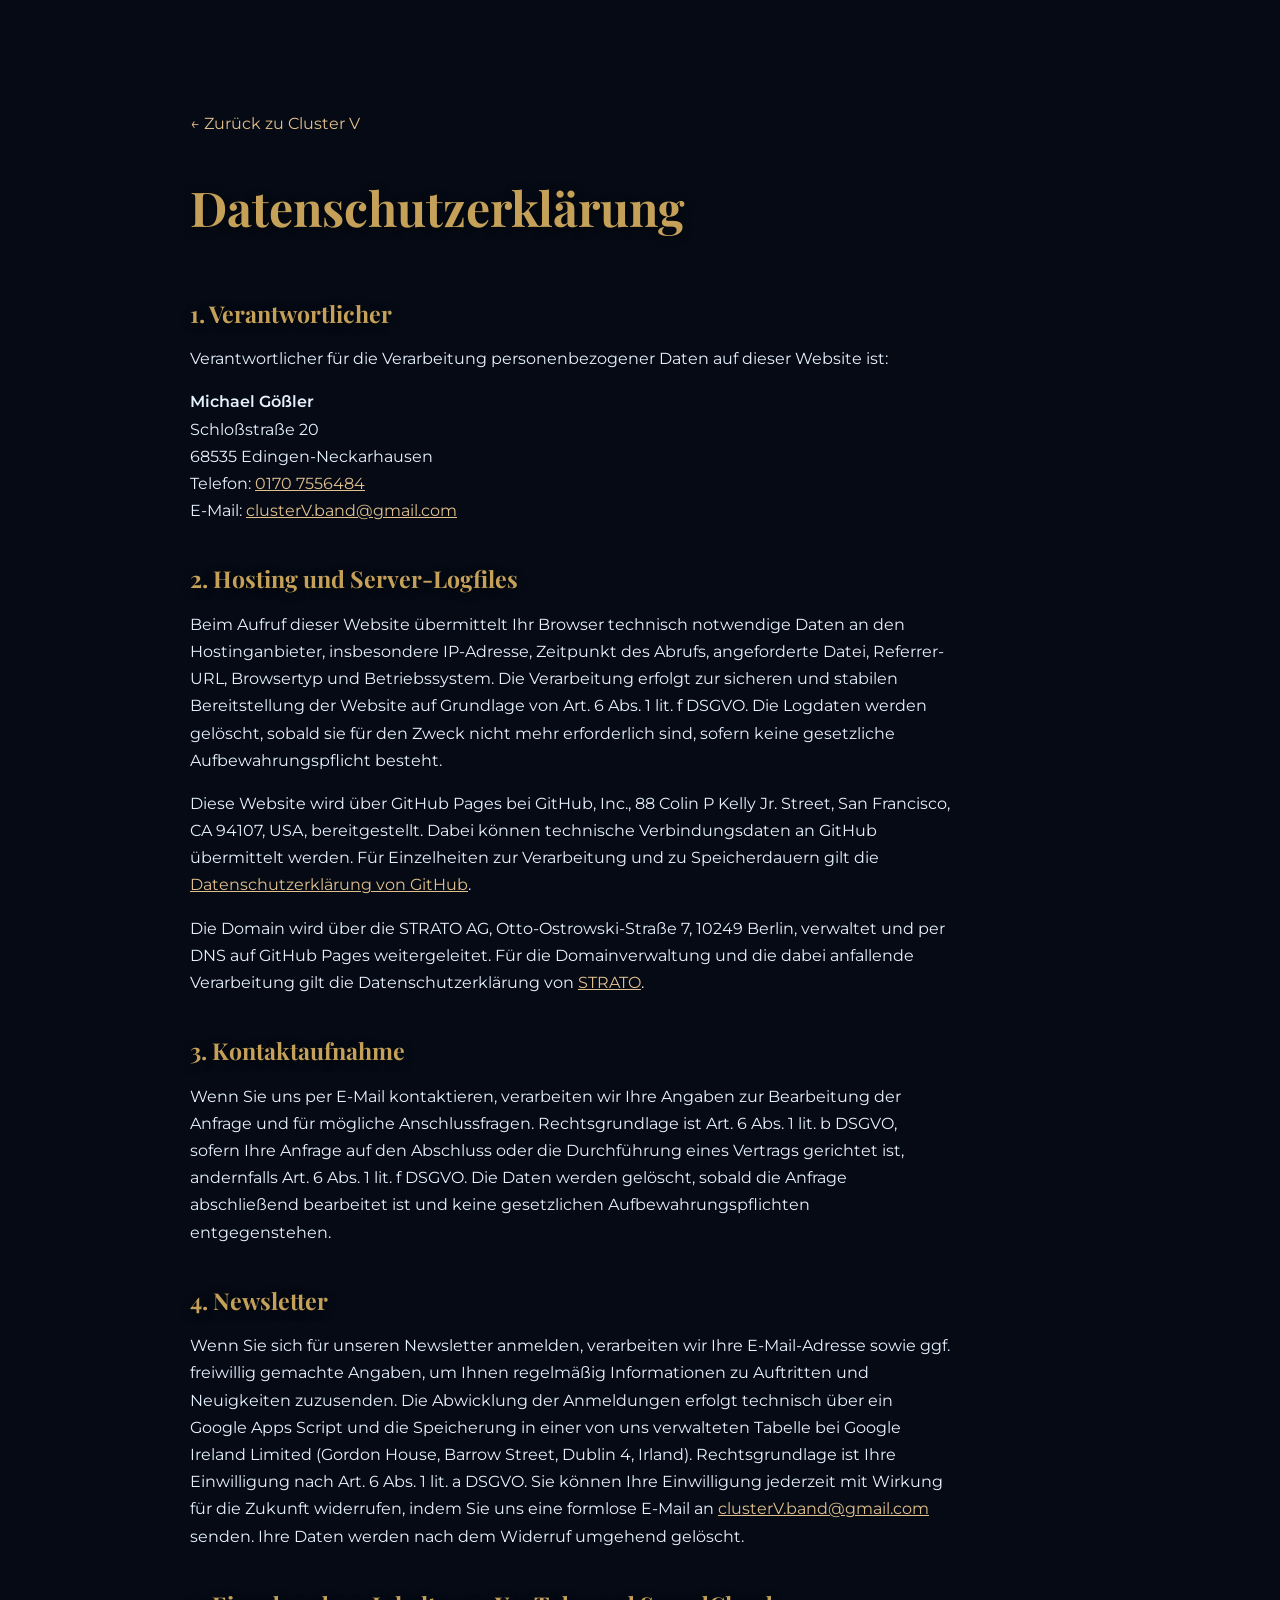
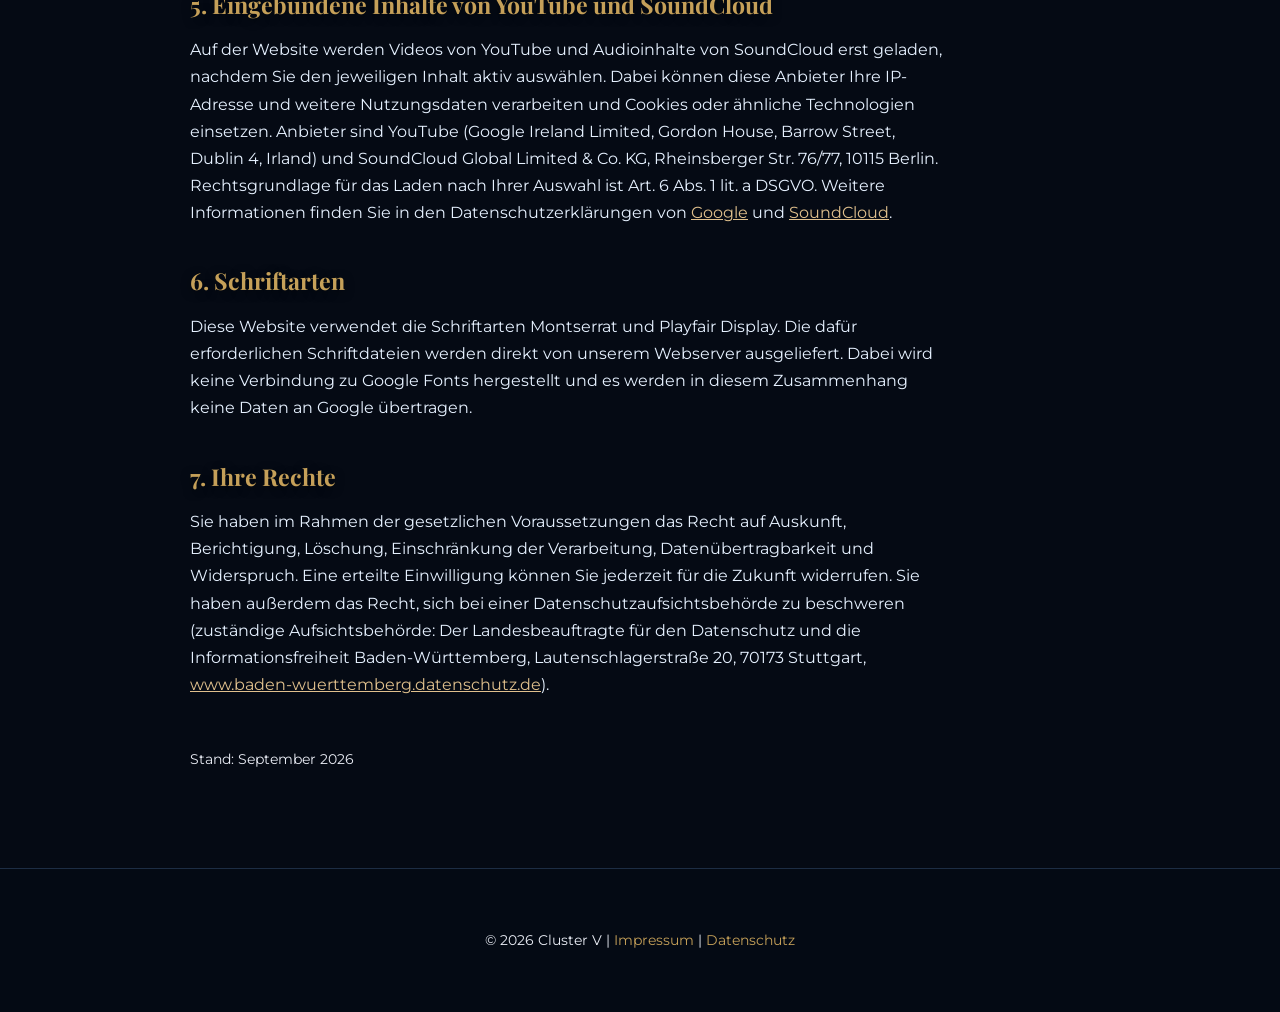
<file: datenschutz.html>
<!doctype html>
<html lang="de">
  <head>
    <meta charset="UTF-8" />
    <meta name="viewport" content="width=device-width, initial-scale=1.0" />
    <meta name="description" content="Datenschutzerklärung von Cluster V" />
    <title>Datenschutz | Cluster V</title>
    <link rel="stylesheet" href="style.css" />
  </head>
  <body class="legal-page">
    <main class="legal-content">
      <a class="legal-back" href="index.html">&larr; Zurück zu Cluster V</a>
      <h1>Datenschutzerklärung</h1>

      <h2>1. Verantwortlicher</h2>
      <p>
        Verantwortlicher für die Verarbeitung personenbezogener Daten auf dieser
        Website ist:
      </p>
      <address>
        <strong>Michael Gößler</strong><br />
        Schloßstraße 20<br />
        68535 Edingen-Neckarhausen<br />
        Telefon: <a href="tel:+491707556484">0170 7556484</a><br />
        E-Mail:
        <a href="mailto:clusterV.band@gmail.com">clusterV.band@gmail.com</a>
      </address>

      <h2>2. Hosting und Server-Logfiles</h2>
      <p>
        Beim Aufruf dieser Website übermittelt Ihr Browser technisch notwendige
        Daten an den Hostinganbieter, insbesondere IP-Adresse, Zeitpunkt des
        Abrufs, angeforderte Datei, Referrer-URL, Browsertyp und Betriebssystem.
        Die Verarbeitung erfolgt zur sicheren und stabilen Bereitstellung der
        Website auf Grundlage von Art. 6 Abs. 1 lit. f DSGVO. Die Logdaten
        werden gelöscht, sobald sie für den Zweck nicht mehr erforderlich sind,
        sofern keine gesetzliche Aufbewahrungspflicht besteht.
      </p>
      <p>
        Diese Website wird über GitHub Pages bei GitHub, Inc., 88 Colin P Kelly
        Jr. Street, San Francisco, CA 94107, USA, bereitgestellt. Dabei können
        technische Verbindungsdaten an GitHub übermittelt werden. Für
        Einzelheiten zur Verarbeitung und zu Speicherdauern gilt die
        <a
          href="https://docs.github.com/en/site-policy/privacy-policies/github-privacy-statement"
          target="_blank"
          rel="noopener noreferrer"
          >Datenschutzerklärung von GitHub</a
        >.
      </p>
      <p>
        Die Domain wird über die STRATO AG, Otto-Ostrowski-Straße 7, 10249
        Berlin, verwaltet und per DNS auf GitHub Pages weitergeleitet. Für die
        Domainverwaltung und die dabei anfallende Verarbeitung gilt die
        Datenschutzerklärung von
        <a
          href="https://www.strato.de/datenschutz/"
          target="_blank"
          rel="noopener noreferrer"
          >STRATO</a
        >.
      </p>

      <h2>3. Kontaktaufnahme</h2>
      <p>
        Wenn Sie uns per E-Mail kontaktieren, verarbeiten wir Ihre Angaben zur
        Bearbeitung der Anfrage und für mögliche Anschlussfragen.
        Rechtsgrundlage ist Art. 6 Abs. 1 lit. b DSGVO, sofern Ihre Anfrage auf
        den Abschluss oder die Durchführung eines Vertrags gerichtet ist,
        andernfalls Art. 6 Abs. 1 lit. f DSGVO. Die Daten werden gelöscht,
        sobald die Anfrage abschließend bearbeitet ist und keine gesetzlichen
        Aufbewahrungspflichten entgegenstehen.
      </p>

      <h2 id="newsletter">4. Newsletter</h2>
      <p>
        Wenn Sie sich für unseren Newsletter anmelden, verarbeiten wir Ihre
        E-Mail-Adresse sowie ggf. freiwillig gemachte Angaben, um Ihnen
        regelmäßig Informationen zu Auftritten und Neuigkeiten zuzusenden. Die
        Abwicklung der Anmeldungen erfolgt technisch über ein Google Apps Script
        und die Speicherung in einer von uns verwalteten Tabelle bei Google
        Ireland Limited (Gordon House, Barrow Street, Dublin 4, Irland).
        Rechtsgrundlage ist Ihre Einwilligung nach Art. 6 Abs. 1 lit. a DSGVO.
        Sie können Ihre Einwilligung jederzeit mit Wirkung für die Zukunft
        widerrufen, indem Sie uns eine formlose E-Mail an
        <a href="mailto:clusterV.band@gmail.com">clusterV.band@gmail.com</a>
        senden. Ihre Daten werden nach dem Widerruf umgehend gelöscht.
      </p>

      <h2>5. Eingebundene Inhalte von YouTube und SoundCloud</h2>
      <p>
        Auf der Website werden Videos von YouTube und Audioinhalte von
        SoundCloud erst geladen, nachdem Sie den jeweiligen Inhalt aktiv
        auswählen. Dabei können diese Anbieter Ihre IP-Adresse und weitere
        Nutzungsdaten verarbeiten und Cookies oder ähnliche Technologien
        einsetzen. Anbieter sind YouTube (Google Ireland Limited, Gordon House,
        Barrow Street, Dublin 4, Irland) und SoundCloud Global Limited &amp; Co.
        KG, Rheinsberger Str. 76/77, 10115 Berlin. Rechtsgrundlage für das Laden
        nach Ihrer Auswahl ist Art. 6 Abs. 1 lit. a DSGVO. Weitere Informationen
        finden Sie in den Datenschutzerklärungen von
        <a
          href="https://policies.google.com/privacy"
          target="_blank"
          rel="noopener noreferrer"
          >Google</a
        >
        und
        <a
          href="https://soundcloud.com/pages/privacy"
          target="_blank"
          rel="noopener noreferrer"
          >SoundCloud</a
        >.
      </p>

      <h2>6. Schriftarten</h2>
      <p>
        Diese Website verwendet die Schriftarten Montserrat und Playfair
        Display. Die dafür erforderlichen Schriftdateien werden direkt von
        unserem Webserver ausgeliefert. Dabei wird keine Verbindung zu Google
        Fonts hergestellt und es werden in diesem Zusammenhang keine Daten an
        Google übertragen.
      </p>

      <h2>7. Ihre Rechte</h2>
      <p>
        Sie haben im Rahmen der gesetzlichen Voraussetzungen das Recht auf
        Auskunft, Berichtigung, Löschung, Einschränkung der Verarbeitung,
        Datenübertragbarkeit und Widerspruch. Eine erteilte Einwilligung können
        Sie jederzeit für die Zukunft widerrufen. Sie haben außerdem das Recht,
        sich bei einer Datenschutzaufsichtsbehörde zu beschweren (zuständige
        Aufsichtsbehörde: Der Landesbeauftragte für den Datenschutz und die
        Informationsfreiheit Baden-Württemberg, Lautenschlagerstraße 20, 70173
        Stuttgart,
        <a
          href="https://www.baden-wuerttemberg.datenschutz.de"
          target="_blank"
          rel="noopener noreferrer"
          >www.baden-wuerttemberg.datenschutz.de</a
        >).
      </p>

      <p class="legal-updated">Stand: September 2026</p>
    </main>
    <footer>
      <p>
        &copy; <span id="currentYear">2026</span> Cluster V |
        <a href="impressum.html">Impressum</a> |
        <a href="datenschutz.html">Datenschutz</a>
      </p>
    </footer>
    <script>
      document.getElementById("currentYear").textContent =
        new Date().getFullYear();
    </script>
  </body>
</html>
</file>
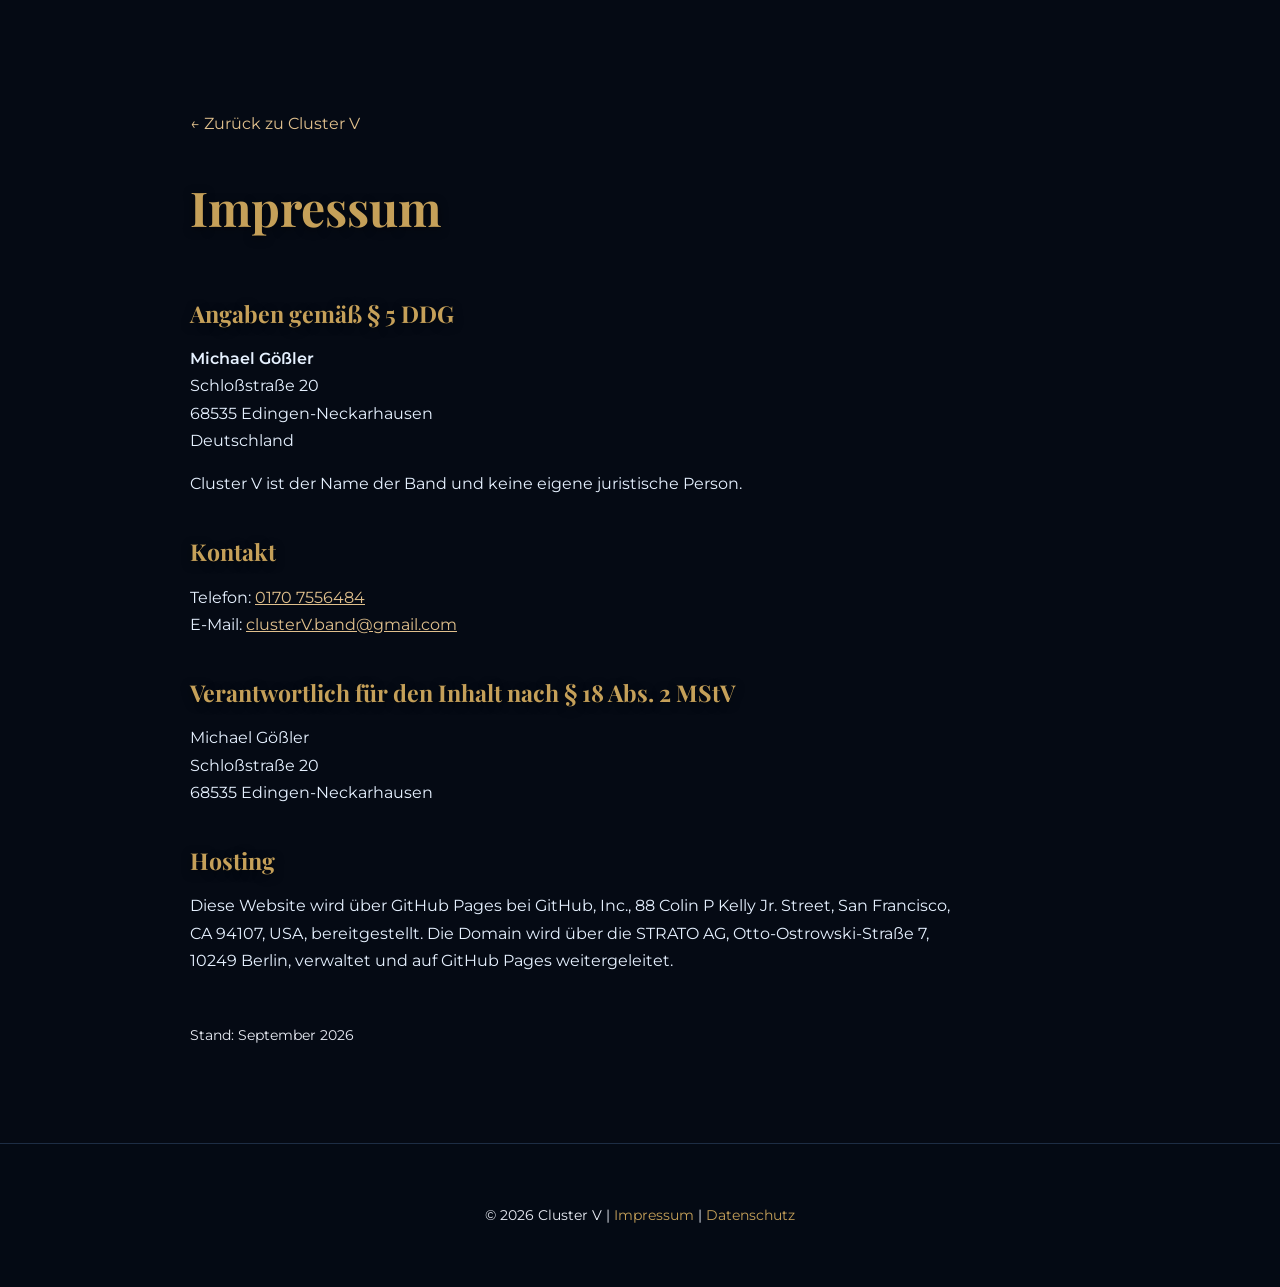
<file: impressum.html>
<!doctype html>
<html lang="de">
  <head>
    <meta charset="UTF-8" />
    <meta name="viewport" content="width=device-width, initial-scale=1.0" />
    <meta name="description" content="Impressum von Cluster V" />
    <title>Impressum | Cluster V</title>
    <link rel="stylesheet" href="style.css" />
  </head>
  <body class="legal-page">
    <main class="legal-content">
      <a class="legal-back" href="index.html">&larr; Zurück zu Cluster V</a>
      <h1>Impressum</h1>

      <h2>Angaben gemäß § 5 DDG</h2>
      <address>
        <strong>Michael Gößler</strong><br />
        Schloßstraße 20<br />
        68535 Edingen-Neckarhausen<br />
        Deutschland
      </address>
      <p>
        Cluster V ist der Name der Band und keine eigene juristische Person.
      </p>

      <h2>Kontakt</h2>
      <p>
        Telefon: <a href="tel:+491707556484">0170 7556484</a><br />
        E-Mail:
        <a href="mailto:clusterV.band@gmail.com">clusterV.band@gmail.com</a>
      </p>

      <h2>Verantwortlich für den Inhalt nach § 18 Abs. 2 MStV</h2>
      <p>
        Michael Gößler<br />
        Schloßstraße 20<br />
        68535 Edingen-Neckarhausen
      </p>

      <h2>Hosting</h2>
      <p>
        Diese Website wird über GitHub Pages bei GitHub, Inc., 88 Colin P Kelly
        Jr. Street, San Francisco, CA 94107, USA, bereitgestellt. Die Domain
        wird über die STRATO AG, Otto-Ostrowski-Straße 7, 10249 Berlin,
        verwaltet und auf GitHub Pages weitergeleitet.
      </p>

      <p class="legal-updated">Stand: September 2026</p>
    </main>
    <footer>
      <p>
        &copy; <span id="currentYear">2026</span> Cluster V |
        <a href="impressum.html">Impressum</a> |
        <a href="datenschutz.html">Datenschutz</a>
      </p>
    </footer>
    <script>
      document.getElementById("currentYear").textContent =
        new Date().getFullYear();
    </script>
  </body>
</html>
</file>
<file: style.css>
@font-face {
    font-family: 'Montserrat';
    font-style: normal;
    font-weight: 300;
    font-display: swap;
    src: url('fonts/montserrat-300.ttf') format('truetype');
}

@font-face {
    font-family: 'Montserrat';
    font-style: normal;
    font-weight: 400;
    font-display: swap;
    src: url('fonts/montserrat-400.ttf') format('truetype');
}

@font-face {
    font-family: 'Montserrat';
    font-style: normal;
    font-weight: 600;
    font-display: swap;
    src: url('fonts/montserrat-600.ttf') format('truetype');
}

@font-face {
    font-family: 'Playfair Display';
    font-style: normal;
    font-weight: 700;
    font-display: swap;
    src: url('fonts/playfair-display-700.ttf') format('truetype');
}

/* 
 * Variablen für ein konsistentes Farbschema und Abstände 
 */
:root {
    --dark-blue: #050a14;
    --navy-medium: #0a192f;
    --accent-gold: #c5a059;
    --accent-gold-bright: #e0c08d;
    --text-light: #e6f1ff;
    --text-muted: #eaedf5;
    --text-green: #c1ff72;
    --navy-border: #1d2d44;
    --members-gap-desktop: 20px; /* Abstand zwischen den Mitgliedern auf größeren Bildschirmen */
    --members-gap-mobile: 10px;  /* Abstand zwischen den Mitgliedern auf kleineren Bildschirmen */
    --bg-overlay: rgba(5, 10, 20, 0.8);
}

html {
    /* Verhindert, dass der fixed Header die Überschrift beim Scrollen überdeckt */
    scroll-padding-top: 70px; /* Reduziert, um exakter mit der Header-Höhe abzuschließen */
    scroll-behavior: smooth;
    overflow-x: hidden; /* Verhindert horizontales Scrollen auf HTML-Ebene */
}

* { margin: 0; padding: 0; box-sizing: border-box; }

body {
    font-family: 'Montserrat', sans-serif;
    background-color: var(--dark-blue);
    color: var(--text-light);
    line-height: 1.7;
    overflow-x: hidden;
    /* Aktiviert Scroll-Snap für das Einrasten der Sektionen */
    scroll-snap-type: y proximity; 
}

h1, h2 {
    font-family: 'Playfair Display', serif;
    color: var(--accent-gold);
    font-size: clamp(2rem, 8vw, 3rem); /* Responsive font size for h2 */
    margin-bottom: 40px;
    text-shadow: 0 2px 10px rgba(0,0,0,0.5);
}

.logo {
    font-family: 'Montserrat', sans-serif;
    font-size: 1.1rem;
    font-weight: 800;
    color: var(--accent-gold) !important; /* !important überschreibt das inline color:inherit aus dem HTML */
    text-transform: uppercase;
    letter-spacing: 2px;
    transition: color 0.3s ease;
}

header {
    background: transparent;
    padding: 30px 4%;
    position: fixed;
    width: 100%;
    top: 0;
    z-index: 1000;
    border-bottom: 1px solid transparent;
    transition: background 0.4s, padding 0.4s, backdrop-filter 0.4s;
}

header.scrolled {
    background: rgba(5, 10, 20, 0.95);
    backdrop-filter: blur(15px);
    border-bottom: 1px solid rgba(197, 160, 89, 0.1);
    padding: 15px 4%;
}

nav {
    display: flex;
    justify-content: space-between;
    align-items: center;
    width: 100%;
}

.audio-control {
    position: absolute;
    bottom: 40px;
    left: 60px;
    z-index: 100;
}

#musicToggle {
    background: transparent;
    border: 1px solid rgba(197, 160, 89, 0.4);
    backdrop-filter: blur(5px);
    color: var(--accent-gold);
    padding: 8px 20px;
    border-radius: 20px;
    cursor: pointer;
    font-family: 'Montserrat', sans-serif;
    font-size: 0.75rem;
    text-transform: uppercase;
    letter-spacing: 1px;
    transition: background-color 0.4s, border-color 0.4s, box-shadow 0.4s;
}

#musicToggle:hover, #musicToggle.playing {
    background: rgba(197, 160, 89, 0.2);
    border-color: var(--accent-gold);
    box-shadow: 0 0 15px rgba(197, 160, 89, 0.3);
}

.menu-toggle {
    display: none;
    flex-direction: column;
    cursor: pointer;
    gap: 5px;
    z-index: 1001;
}

.menu-toggle span {
    width: 25px;
    height: 2px;
    background-color: var(--accent-gold);
    transition: all 0.3s ease;
}

/* Animation für das Hamburger-Menü zum X */
.menu-open .menu-toggle span:nth-child(1) { transform: rotate(45deg) translate(5px, 5px); }
.menu-open .menu-toggle span:nth-child(2) { opacity: 0; }
.menu-open .menu-toggle span:nth-child(3) { transform: rotate(-45deg) translate(5px, -5px); }

.nav-links { list-style: none; display: flex; margin-left: auto; }
.nav-links li { margin-left: 30px; }
.nav-links a {
    text-decoration: none;
    color: var(--text-light);
    font-size: 0.85rem;
    font-weight: 600;
    text-transform: uppercase;
    letter-spacing: 2px;
    transition: color 0.3s ease;
}
.nav-links a:hover,
.nav-links a.active { color: var(--accent-gold); }

.hero-content {
    width: 100%;
    display: flex;
    flex-direction: column;
    align-items: center;
    justify-content: center;
}

.hero-content h1 { 
    font-family: 'Montserrat', sans-serif;
    font-size: clamp(3.5rem, 15vw, 7rem); 
    margin-bottom: 20px;
    letter-spacing: 12px;
    color: var(--text-green);
    text-transform: uppercase;
}

.hero-subtitle {
    font-size: clamp(1rem, 3vw, 1.2rem);
    letter-spacing: 4px;
    color: var(--text-muted);
    text-transform: uppercase;
}

.hero-subtitle2 {
    font-size: clamp(0.85rem, 2vw, 1rem);
    letter-spacing: 3px;
    color: var(--text-muted);
    text-transform: uppercase;
}

.hero-marquee-wrapper {
    width: min(90vw, 820px);
    margin: 100px auto 0;
    overflow: hidden;
    border: 1px solid rgba(197, 160, 89, 0.35);
    background: rgba(5, 10, 20, 0.65);
    backdrop-filter: blur(8px);
    border-radius: 999px;
    box-shadow: 0 10px 35px rgba(0, 0, 0, 0.25);
}

.hero-marquee {
    display: flex;
    width: max-content;
    white-space: nowrap;
    animation: hero-marquee 16s linear infinite;
    padding: 10px 24px;
    font-size: 0.85rem;
    letter-spacing: 1.5px;
    text-transform: uppercase;
    color: var(--accent-gold-bright);
}

.hero-marquee span,
.hero-marquee a {
    padding-right: 3rem;
}

.hero-marquee a {
    color: var(--accent-gold-bright);
    text-decoration: none;
}

.hero-marquee a:hover {
    color: var(--text-green);
}

@keyframes hero-marquee {
    from { transform: translateX(10%); }
    to { transform: translateX(-50%); }
}

/* Sanftes Einblenden für dynamische Inhalte */
.component-fade-in {
    animation: fadeIn 0.5s ease-in forwards;
}
@keyframes fadeIn { from { opacity: 0; } to { opacity: 1; } }

/* Scroll Down Indicator */
.scroll-indicator {
    position: fixed;
    bottom: 40px;
    right: 60px;
    left: auto;
    transform: none;
    width: 30px;
    height: 50px;
    border: 2px solid var(--accent-gold);
    border-radius: 25px;
    cursor: pointer;
    z-index: 1000;
    display: flex;
    align-items: center;
    justify-content: center;
    opacity: 0;
    visibility: hidden;
    transition: opacity 0.4s ease, visibility 0.4s;
}

/* Nur anzeigen, wenn die übergeordnete Sektion aktiv ist */
section.active > .scroll-indicator {
    opacity: 1;
    visibility: visible;
}

.scroll-indicator.up {
    bottom: 105px;
}

.scroll-indicator span {
    position: absolute;
    width: 10px;
    height: 10px;
    border-bottom: 2px solid var(--accent-gold);
    border-right: 2px solid var(--accent-gold);
    top: 50%;
    left: 50%;
    transform: translate(-50%, -70%) rotate(45deg);
    animation: scroll-ani 2s infinite;
}

.scroll-indicator.up span {
    transform: translate(-50%, -30%) rotate(-135deg);
    animation: scroll-ani-up 2s infinite;
}

@keyframes scroll-ani {
    0% { opacity: 0.1; transform: translate(-50%, -100%) rotate(45deg); }
    50% { opacity: 1; transform: translate(-50%, -20%) rotate(45deg); }
    100% { opacity: 0.1; transform: translate(-50%, 20%) rotate(45deg); }
}

@keyframes scroll-ani-up {
    0% { opacity: 0.1; transform: translate(-50%, 40%) rotate(-135deg); }
    50% { opacity: 1; transform: translate(-50%, -40%) rotate(-135deg); }
    100% { opacity: 0.1; transform: translate(-50%, -80%) rotate(-135deg); }
}

.section-content {
    max-width: 800px;
    margin: 0 auto;
    width: 100%;
}

.aktuelles-image-wrapper {
    margin: 40px auto 0;
    max-width: 900px;
    width: 100%;
}

.aktuelles-links {
    display: flex;
    flex-wrap: wrap;
    justify-content: center;
    gap: 16px;
    margin: 0 auto 30px;
    max-width: 720px;
}

.aktuelles-links a {
    display: inline-flex;
    align-items: center;
    justify-content: center;
    padding: 14px 22px;
    border: 1px solid rgba(197, 160, 89, 0.35);
    background: rgba(5, 10, 20, 0.8);
    color: var(--text-light);
    text-decoration: none;
    text-transform: uppercase;
    letter-spacing: 1px;
    font-weight: 700;
    transition: transform 0.25s ease, background 0.25s ease, border-color 0.25s ease;
}

.aktuelles-links a:hover {
    background: rgba(197, 160, 89, 0.15);
    border-color: var(--accent-gold);
    transform: translateY(-1px);
}

.aktuelles-image-wrapper img {
    width: 100%;
    height: auto;
    border-radius: 12px;
    box-shadow: 0 12px 35px rgba(0, 0, 0, 0.45);
    border: 1px solid rgba(197, 160, 89, 0.2);
}

.container { padding: 60px 10%; text-align: center; }

.fullscreen-section {
    min-height: 100vh;
    width: 100%;
    background-size: cover;
    background-position: center;
    background-attachment: scroll;
    background-repeat: no-repeat;
    display: flex;
    flex-direction: column;
    justify-content: flex-start; /* Inhalt oben ausrichten statt zentrieren */
    align-items: center;
    text-align: center;
    position: relative;
    scroll-snap-align: start;
    scroll-snap-stop: always;
    /* content-visibility kann bei Smooth-Scroll zu Rucklern führen, 
       daher für stabilere Navigation auf visible gesetzt */
    content-visibility: visible;
    contain-intrinsic-size: 100vh;
    will-change: transform;
    padding-top: 60px; /* Reduziert, damit die Überschrift weiter oben steht */
}

/* Video Hintergrund Setup */
.video-bg-container {
    position: fixed;
    top: 0;
    left: 0;
    width: 100%;
    height: 100%;
    z-index: -2;
    background-color: var(--dark-blue);
    overflow: hidden;
}

.video-bg-container video {
    width: 100%;
    height: 100%;
    object-fit: cover;
}

.video-mobile { display: none; }

/* Sektions-Hintergründe */
/* Zentrale Steuerung des Band-Hintergrundbildes für alle Sektionen */
#about, #video, #audio, #galerie, #gigs, #presse, #contact {
    background-color: var(--bg-overlay);
}

/* Hero-Sektion: Heller und klarer Fokus auf das Bild */
#hero {
    background-color: rgba(5, 10, 20, 0.3);
    padding-top: 18vh; /* Rückt den Text auf Desktop-Bildschirmen tiefer nach unten */
}

.description-text { 
    margin: 0 auto 40px; 
    font-size: 1.1rem; 
    text-align: center; 
}

.description-text p { 
    margin-bottom: 20px; 
}

.members { 
    display: flex; 
    justify-content: center; 
    gap: var(--members-gap-desktop); 
    flex-wrap: wrap; 
}

/* Mitglied-Karte: Nutzt Flexbox für die vertikale Zentrierung des Namens */
.member {
    border: 1px solid var(--accent-gold);
    border-radius: 4px;
    background: rgba(197, 160, 89, 0.05);
    width: calc(50% - var(--members-gap-desktop) / 2);
    height: 90px;
    display: flex;
    flex-direction: column;
    justify-content: center;
    align-items: center;
    text-align: center;
    position: relative;
    cursor: pointer;
    z-index: 1;
    /* overflow: hidden entfernt, damit das schwebende Foto außerhalb des Rahmens sichtbar ist */
    transition: all 0.3s ease;
}

.member:hover { z-index: 100; }

/* Schwebendes Foto: Erscheint beim Hover über dem Namen */
.member-photo {
    position: absolute;
    bottom: 110%;
    left: 50%;
    transform: translateX(-50%) translateY(10px);
    width: 100%; /* Exakt so breit wie der Rahmen um den Namen */
    height: auto;
    aspect-ratio: 4 / 3;
    object-fit: cover;
    border-radius: 8px;
    border: 1px solid var(--accent-gold);
    box-shadow: 0 10px 25px rgba(0, 0, 0, 0.5);
    background-color: var(--navy-medium); /* Platzhalter-Farbe */
    background-image: linear-gradient(45deg, var(--navy-medium) 25%, var(--navy-border) 50%, var(--navy-medium) 75%);
    background-size: 200% 100%;
    animation: skeleton-loading 1.5s infinite linear;
    opacity: 0;
    visibility: hidden;
    transition: all 0.3s ease;
    pointer-events: none;
    z-index: 10;
}

@keyframes skeleton-loading {
    0% { background-position: 200% 0; }
    100% { background-position: -200% 0; }
}

/* Stil für den Platzhalter (wenn kein Bild vorhanden ist) */
.member-photo.placeholder {
    background-color: var(--navy-medium);
    display: flex;
    align-items: center;
    justify-content: center;
}

.member-photo.placeholder::after {
    content: 'CV'; /* Cluster V Initialen */
    font-family: 'Playfair Display', serif;
    font-size: 2.2rem;
    color: var(--accent-gold);
    opacity: 0.5;
    letter-spacing: 2px;
}

.member:hover .member-photo { 
    opacity: 1; 
    visibility: visible; 
    /* WICHTIG: translateX(-50%) muss hier erhalten bleiben, sonst springt das Bild zur Seite */
    transform: translateX(-50%) translateY(0); 
}

.media-grid { 
    display: grid; 
    grid-template-columns: repeat(auto-fit, minmax(320px, 1fr)); 
    margin: 40px 0 0; 
    gap: 30px; 
}

.media-item { 
    width: 100%; 
}

.video-container {
    position: relative; 
    padding-bottom: 56.25%; 
    height: 0; 
    overflow: hidden;
    background-color: var(--navy-medium); 
    border: 1px solid rgba(197, 160, 89, 0.2); 
    cursor: pointer;
}

.video-placeholder {
    position: absolute; top: 0; left: 0; width: 100%; height: 100%;
    display: flex; align-items: center; justify-content: center;
    padding: 20px; color: var(--accent-gold-bright); z-index: 1;
    transition: all 0.3s ease; background-color: var(--navy-medium);
    background-image: linear-gradient(rgba(5, 10, 20, 0.2), rgba(5, 10, 20, 0.2));
    background-size: cover;
    background-position: center;
}

.video-container:hover .video-placeholder { filter: brightness(1.2); color: var(--accent-gold-bright); }

/* Play-Button Icon */
.video-placeholder span { margin: 0 10px; text-shadow: 0 0 10px rgba(0, 0, 0, 1), 0 2px 6px rgba(0, 0, 0, 0.8); font-weight: 600; line-height: 2.5rem; }
.video-placeholder::before { content: '▶'; font-size: 2.5rem; margin-right: 15px; font-style: normal; line-height: 1; }

.video-container iframe { position: absolute; top: 0; left: 0; width: 100%; height: 100%; z-index: 2; background: transparent; }

.video-fallback-message {
    display: none;
    padding: 40px 20px;
    border: 1px dashed var(--accent-gold);
    background: rgba(197, 160, 89, 0.05);
    color: var(--text-muted);
    border-radius: 4px;
    margin-top: 20px;
    text-align: center;
}

.video-fallback-message a { color: var(--accent-gold); text-decoration: underline; }

.youtube-blocked .video-fallback-message { display: block; }
.youtube-blocked #content-video { display: none; }

.audio-grid { display: grid; grid-template-columns: repeat(auto-fit, minmax(320px, 1fr)); gap: 20px; margin-top: 30px; }
.audio-item { 
    border-radius: 4px; 
    overflow: hidden; 
    border: 1px solid rgba(197, 160, 89, 0.2); 
    padding: 15px;
    background: rgba(255, 255, 255, 0.02);
}
.audio-title, .video-title {
    color: var(--accent-gold-bright);
    font-weight: 600;
    margin-bottom: 12px;
    text-align: left;
    font-size: 1rem;
}

.audio-container {
    position: relative;
    min-height: 166px;
    background-color: var(--navy-medium);
    border: 1px solid rgba(197, 160, 89, 0.2);
    border-radius: 4px;
    overflow: hidden;
}

.audio-placeholder {
    width: 100%;
    min-height: 166px;
    display: flex;
    flex-direction: column;
    align-items: center;
    justify-content: center;
    padding: 20px;
    cursor: pointer;
    background: linear-gradient(135deg, rgba(10, 25, 47, 0.85), rgba(5, 10, 20, 0.95));
    transition: all 0.3s ease;
    text-align: center;
}

.audio-placeholder:hover, .audio-placeholder:focus {
    background: linear-gradient(135deg, rgba(10, 25, 47, 0.95), rgba(197, 160, 89, 0.2));
    outline: none;
}

.audio-play-icon {
    font-size: 2.2rem;
    color: var(--accent-gold-bright);
    margin-bottom: 8px;
    transition: transform 0.3s ease;
}

.audio-placeholder:hover .audio-play-icon, .audio-placeholder:focus .audio-play-icon {
    transform: scale(1.18);
    color: var(--text-green);
}

.audio-notice {
    color: var(--text-light);
    font-weight: 600;
    font-size: 0.95rem;
    margin-bottom: 4px;
}

.audio-subtext {
    color: var(--accent-gold);
    font-size: 0.75rem;
    opacity: 0.85;
}

/* Galerie Styling */
.gallery-grid {
    display: grid;
    grid-template-columns: repeat(auto-fill, minmax(180px, 1fr));
    gap: 15px;
    margin-top: 30px;
}

.gallery-item {
    cursor: pointer;
    overflow: hidden;
    border-radius: 4px;
    border: 1px solid var(--accent-gold); /* Kräftigerer Rahmen für Platzhalter */
    aspect-ratio: 1 / 1;
    min-height: 150px; /* Fallback für Browser, die aspect-ratio nicht unterstützen */
    background-color: rgba(10, 25, 47, 0.8); /* Deutlichere Box-Farbe */
    /* Dezent animierter Shimmer-Effekt für den Ladezustand */
    background-image: linear-gradient(
        90deg, 
        transparent 0%, 
        rgba(197, 160, 89, 0.05) 50%, 
        transparent 100%
    );
    background-size: 200% 100%;
    animation: shimmer 2.5s infinite linear;
    position: relative;
    display: flex;
    align-items: center;
    justify-content: center;
}

@keyframes shimmer {
    0% { background-position: 200% 0; }
    100% { background-position: -200% 0; }
}

.gallery-item::before {
    content: 'Wird geladen...';
    position: absolute;
    top: 50%;
    left: 50%;
    transform: translate(-50%, -50%) !important;
    color: var(--accent-gold);
    opacity: 0.8;
    font-size: 0.7rem;
    letter-spacing: 1px;
    text-transform: uppercase;
    z-index: 0; /* Hinter dem Bild */
    text-align: center;
    width: 100%;
}

.gallery-item img {
    width: 100%;
    height: 100%;
    object-fit: cover;
    transition: transform 0.5s ease, opacity 0.6s ease;
    position: relative;
    z-index: 1; /* Liegt über dem CV Text */
    opacity: 0; /* Startet unsichtbar */
    background: transparent; /* Wichtig: Kein Hintergrund, der den Platzhalter verdeckt */
}

/* Sobald das Bild geladen ist (via JS Klasse), wird es eingeblendet */
.gallery-item img.loaded {
    opacity: 1;
}

.gallery-item:hover img {
    transform: scale(1.05);
}

/* Presse-Sektion: Kartenlayout mit Gold-Akzent an der Seite */
.press-grid { display: grid; grid-template-columns: repeat(auto-fit, minmax(300px, 1fr)); gap: 30px; margin-top: 40px; }
.press-card { background: rgba(255, 255, 255, 0.03); padding: 30px; border-radius: 8px; border-left: 3px solid var(--accent-gold); transition: transform 0.3s ease; }
.press-card.has-link:hover { transform: translateY(-5px); }

/* Bessere Lesbarkeit und Modernität für Presse-Zitate */
.press-card a { text-decoration: none; color: inherit; }
.press-card a:hover .quote { color: var(--accent-gold-bright); }
.press-card .quote { font-size: 1.05rem; line-height: 1.6; }
.press-card .quote { font-style: italic; margin-bottom: 15px; color: var(--text-light); }
.press-card cite { display: block; font-size: 0.9rem; color: var(--accent-gold); font-weight: 600; }

/* Responsiver Container für die Gig-Tabelle */
.table-responsive {
    width: 100%;
    overflow-x: auto;
    -webkit-overflow-scrolling: touch; /* Sanftes Scrollen auf iOS */
    margin-bottom: 1rem;
}

.gig-table { width: 100%; border-collapse: collapse; margin-top: 20px; text-align: left; }
.gig-table th { color: var(--accent-gold); padding: 15px; border-bottom: 1px solid var(--accent-gold); }
.gig-table td { padding: 15px; border-bottom: 1px solid var(--navy-border); }
.past-gig { opacity: 0.6; filter: grayscale(1); font-size: 0.9em; }

/* Modal: Fullscreen Overlay für Bilder */
.modal {
    display: none; position: fixed; z-index: 2000; left: 0; top: 0; width: 100%; height: 100%;
    background-color: rgba(5, 10, 20, 0.9); backdrop-filter: blur(10px); justify-content: center; align-items: center;
}
.modal.active { display: flex; }
.modal-content { max-width: 90%; max-height: 90%; border: 2px solid var(--accent-gold); border-radius: 4px; box-shadow: 0 0 30px rgba(0,0,0,0.8); }
.close-modal {
    position: absolute; top: 30px; right: 40px; color: #fff; font-size: 50px; font-weight: bold; cursor: pointer;
    z-index: 2100; line-height: 1; transition: all 0.3s ease; 
    text-shadow: 0 0 15px rgba(0,0,0,0.8), 0 0 5px rgba(0,0,0,1);
}
.close-modal:hover { color: var(--accent-gold); transform: scale(1.1); }

.btn {
    display: inline-block; margin-top: 25px; padding: 14px 35px; border: 1px solid var(--accent-gold);
    color: var(--accent-gold); text-decoration: none; font-weight: bold; transition: all 0.3s cubic-bezier(0.4, 0, 0.2, 1); border-radius: 2px;
}
.btn:hover { background: var(--accent-gold); color: var(--dark-blue); transform: translateY(-3px); box-shadow: 0 10px 20px rgba(197, 160, 89, 0.2); }
.btn-small { padding: 10px 25px; font-size: 0.85rem; margin-top: 10px; }

footer { padding: 60px; text-align: center; color: var(--text-muted); font-size: 0.85rem; border-top: 1px solid var(--navy-border); background: rgba(5, 10, 20, 0.5); }
footer a { color: var(--accent-gold); text-decoration: none; }
footer a:hover { color: var(--accent-gold-bright); text-decoration: underline; }
.social-links { margin-top: 20px; display: flex; justify-content: center; gap: 20px; }
.social-links a svg { width: 24px; height: 24px; fill: var(--text-muted); transition: all 0.3s ease; }
.social-links a:hover svg { fill: var(--accent-gold); transform: scale(1.1); }

.reveal { opacity: 0; transform: translateY(30px); transition: all 0.8s ease-out; will-change: transform, opacity; }
.reveal.active { opacity: 1; transform: translateY(0); }

/* Rechtstext-Seiten */
.legal-page { min-height: 100vh; display: flex; flex-direction: column; }
.legal-content { width: min(900px, 90%); margin: 0 auto; padding: 110px 0 80px; flex: 1; }
.legal-content h1 { margin-bottom: 45px; }
.legal-content h2 { font-size: 1.45rem; margin: 35px 0 12px; }
.legal-content p, .legal-content address { max-width: 760px; margin-bottom: 16px; font-style: normal; }
.legal-content a { color: var(--accent-gold-bright); }
.legal-back { display: inline-block; margin-bottom: 30px; color: var(--accent-gold); text-decoration: none; }
.legal-back:hover { color: var(--text-green); }
.legal-updated { margin-top: 50px; color: var(--text-muted); font-size: 0.85rem; }

@media (max-width: 768px) {
    .members { 
        gap: var(--members-gap-mobile); 
    }
    .member { 
        width: calc(50% - var(--members-gap-mobile) / 2); 
        height: auto; 
        padding: 15px 10px; 
    }
    .hero-content h1 {
        font-size: clamp(2.5rem, 12vw, 4rem);
        letter-spacing: 4px; /* Deutlich reduziert, damit das Wort nicht über den Rand ragt */
        width: 100%;
        word-wrap: break-word;
    }
    .member-photo { 
        position: static; 
        transform: none; 
        opacity: 1; 
        visibility: visible; 
        width: 100%; 
        height: auto; 
        aspect-ratio: 4 / 3; 
        margin-bottom: 10px; 
        pointer-events: auto; 
    }
    .nav-links {
        display: flex; 
        flex-direction: column; 
        position: absolute; 
        top: 70px; 
        left: 0; 
        width: 100%;
        background: var(--dark-blue); 
        padding: 0 20px; 
        max-height: 0;
        visibility: hidden; 
        opacity: 0; 
        overflow: hidden; 
        transition: 0.4s;
    }
    .nav-links.active { 
        max-height: 450px; 
        visibility: visible;
        opacity: 1; 
        padding: 20px; 
    }
    .nav-links li {
        margin: 0;
        border-bottom: 1px solid rgba(197, 160, 89, 0.1);
    }
    .nav-links a {
        display: block;
        padding: 15px 0; /* Vergrößert das Touch-Target auf ca. 48px Höhe */
        width: 100%;
    }
    .menu-toggle {
        display: flex; /* Das Hamburger-Menü Icon einblenden */
    }
    header {
        padding: 15px 5%;
        background: rgba(5, 10, 20, 0.95) !important; /* Header auf Mobile immer sichtbar machen */
    }
    .container {
        padding: 40px 5%;
    }

    .gallery-grid {
        grid-template-columns: repeat(2, 1fr); /* Erzwingt zwei Spalten auf Mobile */
        gap: 10px; /* Etwas schmalere Abstände */
    }

    /* Mobile Ansicht: Fokus auf Atmosphäre und Lesbarkeit */
    #hero, #about, #video, #audio, #galerie, #gigs, #presse, #contact {
        background-attachment: scroll !important; 
        background-size: cover !important; /* Erzeugt den gewünschten "Ausschnitt" (füllt Screen) */
        background-position: center center !important;
        min-height: 100vh; /* Fullscreen-Gefühl zurück */
        display: flex;
        justify-content: flex-start !important; /* Auch mobil oben ausrichten */
        padding-top: 80px; /* Etwas weniger Abstand auf Mobile für direkten Fokus */
    }

    .video-desktop { display: none; }
    .video-mobile { display: block; }

    #hero {
        /* Im Hero-Bereich auch mobil etwas heller bleiben */
        background-color: rgba(5, 10, 20, 0.2) !important;
    }

    .audio-control { 
        left: 20px; 
        bottom: 20px; 
    }
    .scroll-indicator { 
        right: 20px; 
        bottom: 20px; 
    }
    .scroll-indicator.up { 
        bottom: 80px; 
    }
}
</file>
